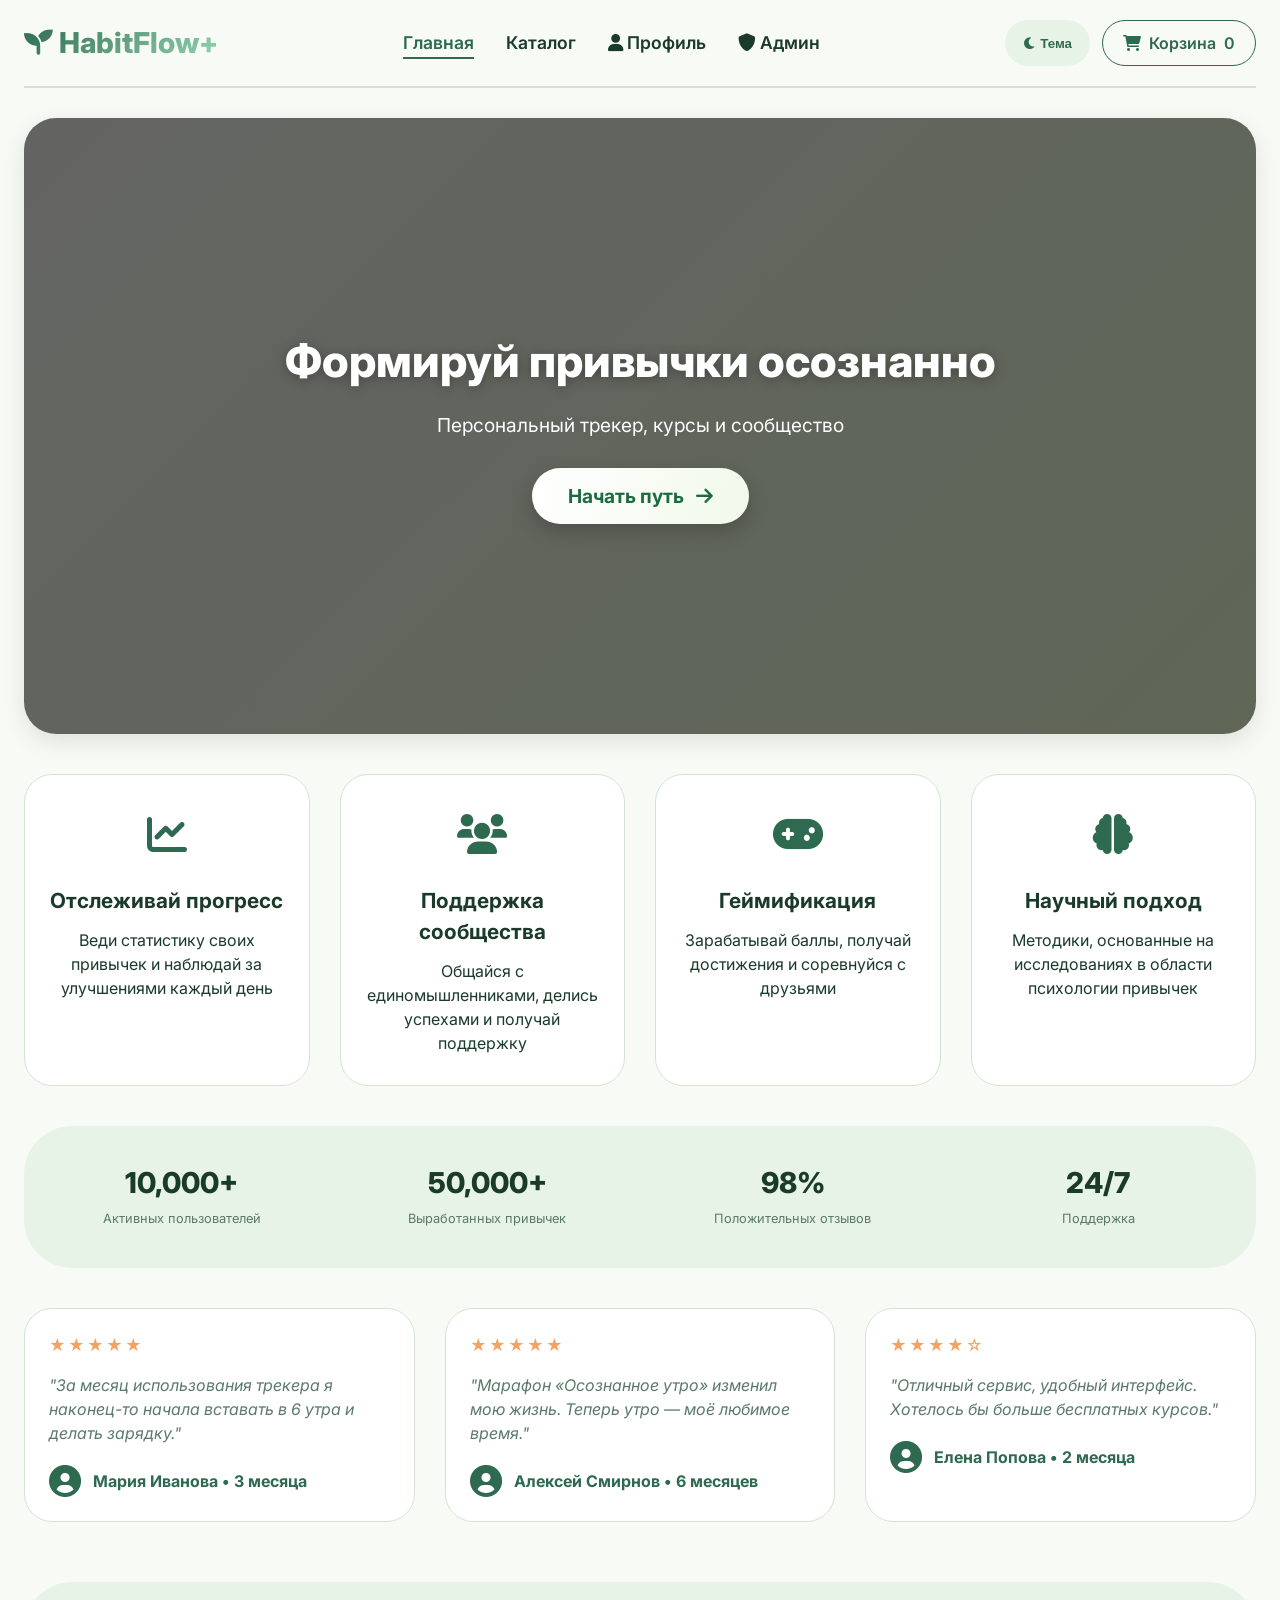
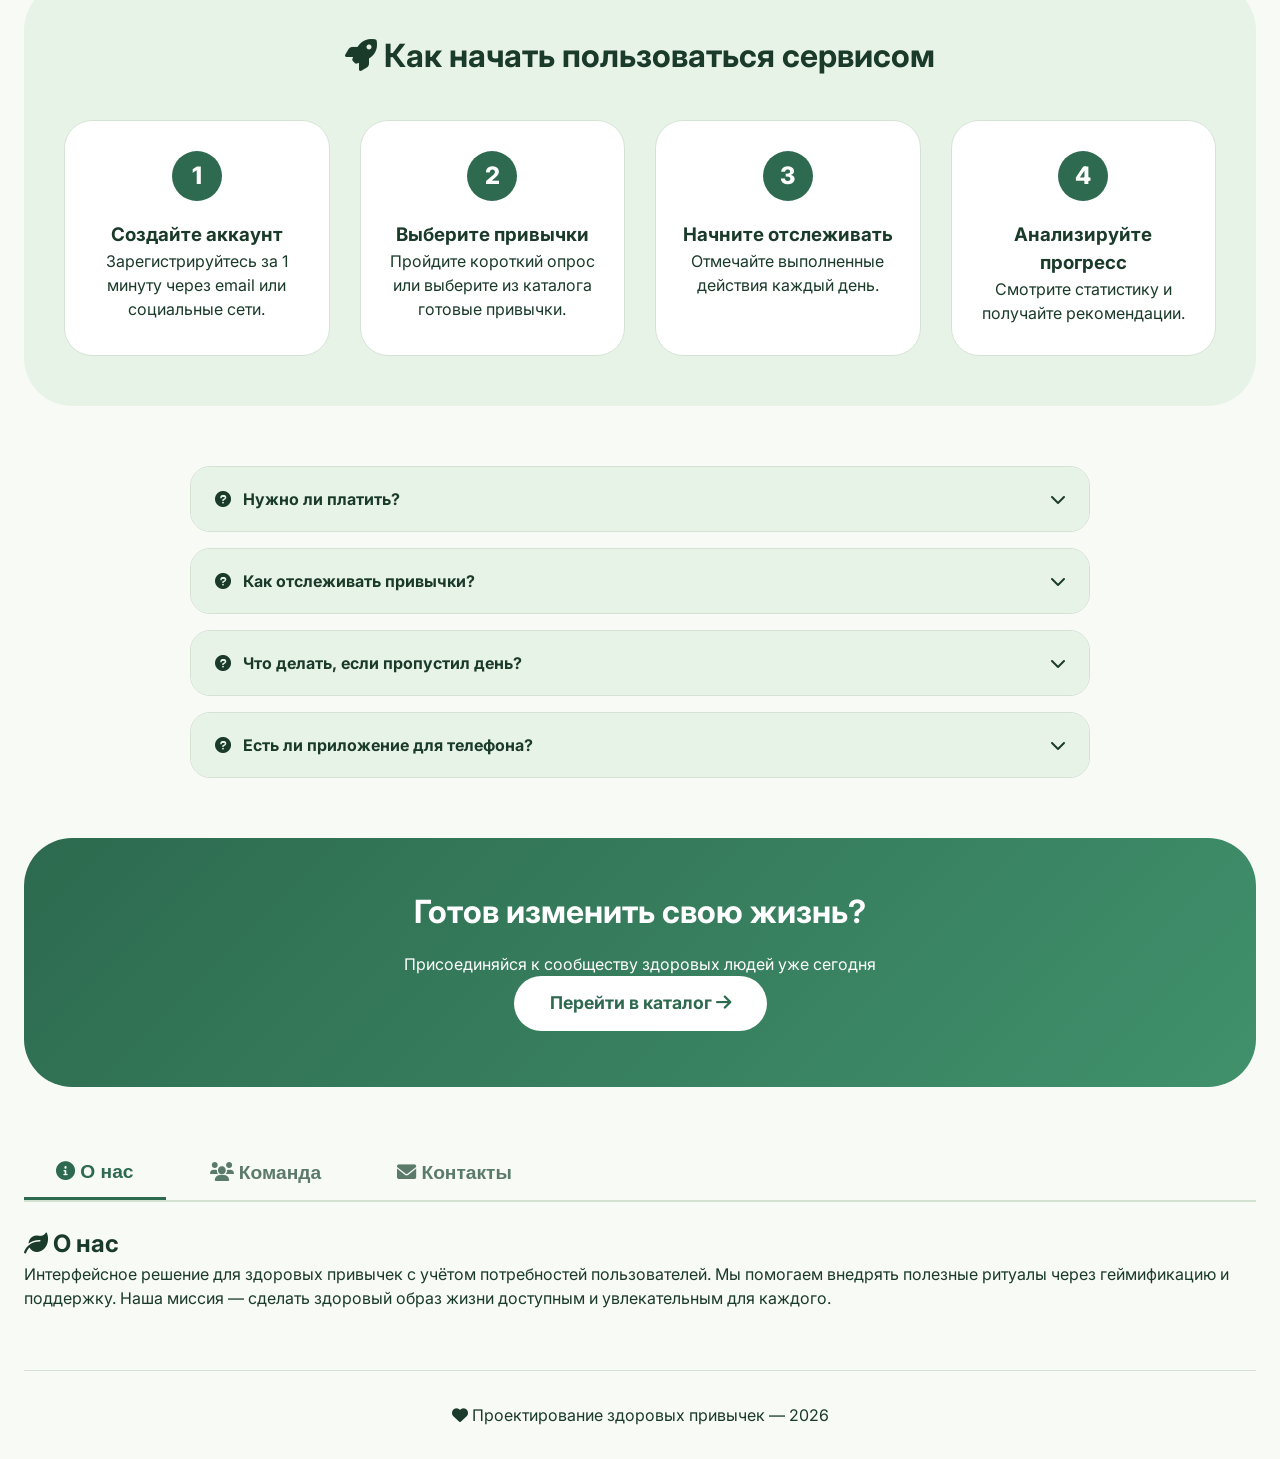
<file: курсач 2/index.html>
<!DOCTYPE html>
<html lang="ru">
<head>
    <meta charset="UTF-8">
    <meta name="viewport" content="width=device-width, initial-scale=1.0, user-scalable=yes">
    <title>HabitFlow+ | Главная</title>
    <link rel="stylesheet" href="https://cdnjs.cloudflare.com/ajax/libs/font-awesome/6.0.0-beta3/css/all.min.css">
    <link href="https://fonts.googleapis.com/css2?family=Inter:opsz,wght@14..32,300;400;500;600;700;800&display=swap" rel="stylesheet">
    <link rel="stylesheet" href="css/style.css">
</head>
<body>
<div class="container">
    <nav class="navbar">
        <div class="logo"><i class="fas fa-seedling"></i> HabitFlow+</div>
        <button class="burger" id="burgerBtn"><i class="fas fa-bars"></i></button>
        <ul class="nav-links" id="navLinks">
            <li><a href="index.html" class="active">Главная</a></li>
            <li><a href="catalog.html">Каталог</a></li>
            <li><a href="profile.html"><i class="fas fa-user"></i> Профиль</a></li>
            <li><a href="admin.html"><i class="fas fa-shield-alt"></i> Админ</a></li>
            <li class="close-burger" id="closeBurger"><i class="fas fa-times"></i></li>
        </ul>
        <div style="display: flex; gap: 12px;">
            <button id="themeSwitch" class="theme-toggle"><i class="fas fa-moon"></i> Тема</button>
            <a href="cart.html" id="cartIconBtn" class="btn-outline"><i class="fas fa-shopping-cart"></i> Корзина <span id="cartCount">0</span></a>
        </div>
    </nav>
    <main>
        <!-- Видео-герой -->
        <div class="video-hero animate-fade-in">
            <video class="video-bg" autoplay muted loop playsinline>
                <source src="https://interactive-examples.mdn.mozilla.net/media/cc0-videos/flower.mp4" type="video/mp4">
            </video>
            <div class="video-overlay">
                <div class="hero-content">
                    <h1>Формируй привычки осознанно</h1>
                    <p>Персональный трекер, курсы и сообщество</p>
                    <a href="catalog.html" class="hero-btn">Начать путь <i class="fas fa-arrow-right"></i></a>
                </div>
            </div>
        </div>
        
        <!-- Преимущества -->
        <div class="features-grid">
            <div class="feature-card animate-on-scroll">
                <div class="feature-icon"><i class="fas fa-chart-line"></i></div>
                <h3>Отслеживай прогресс</h3>
                <p>Веди статистику своих привычек и наблюдай за улучшениями каждый день</p>
            </div>
            <div class="feature-card animate-on-scroll">
                <div class="feature-icon"><i class="fas fa-users"></i></div>
                <h3>Поддержка сообщества</h3>
                <p>Общайся с единомышленниками, делись успехами и получай поддержку</p>
            </div>
            <div class="feature-card animate-on-scroll">
                <div class="feature-icon"><i class="fas fa-gamepad"></i></div>
                <h3>Геймификация</h3>
                <p>Зарабатывай баллы, получай достижения и соревнуйся с друзьями</p>
            </div>
            <div class="feature-card animate-on-scroll">
                <div class="feature-icon"><i class="fas fa-brain"></i></div>
                <h3>Научный подход</h3>
                <p>Методики, основанные на исследованиях в области психологии привычек</p>
            </div>
        </div>
        
        <!-- Статистика -->
        <div class="stats-grid animate-on-scroll">
            <div><div class="stat-number">10,000+</div><div class="stat-label">Активных пользователей</div></div>
            <div><div class="stat-number">50,000+</div><div class="stat-label">Выработанных привычек</div></div>
            <div><div class="stat-number">98%</div><div class="stat-label">Положительных отзывов</div></div>
            <div><div class="stat-number">24/7</div><div class="stat-label">Поддержка</div></div>
        </div>
        
        <!-- Отзывы -->
        <div class="reviews-grid">
            <div class="review-card animate-on-scroll">
                <div class="review-stars">★★★★★</div>
                <p class="review-text">"За месяц использования трекера я наконец-то начала вставать в 6 утра и делать зарядку."</p>
                <div class="review-author"><i class="fas fa-user-circle"></i><div><strong>Мария Иванова</strong><span> • 3 месяца</span></div></div>
            </div>
            <div class="review-card animate-on-scroll">
                <div class="review-stars">★★★★★</div>
                <p class="review-text">"Марафон «Осознанное утро» изменил мою жизнь. Теперь утро — моё любимое время."</p>
                <div class="review-author"><i class="fas fa-user-circle"></i><div><strong>Алексей Смирнов</strong><span> • 6 месяцев</span></div></div>
            </div>
            <div class="review-card animate-on-scroll">
                <div class="review-stars">★★★★☆</div>
                <p class="review-text">"Отличный сервис, удобный интерфейс. Хотелось бы больше бесплатных курсов."</p>
                <div class="review-author"><i class="fas fa-user-circle"></i><div><strong>Елена Попова</strong><span> • 2 месяца</span></div></div>
            </div>
        </div>
        
        <!-- Как начать -->
        <div class="howto-section animate-on-scroll">
            <h2 class="howto-title"><i class="fas fa-rocket"></i> Как начать пользоваться сервисом</h2>
            <div class="howto-steps">
                <div class="step-card"><div class="step-number">1</div><h3>Создайте аккаунт</h3><p>Зарегистрируйтесь за 1 минуту через email или социальные сети.</p></div>
                <div class="step-card"><div class="step-number">2</div><h3>Выберите привычки</h3><p>Пройдите короткий опрос или выберите из каталога готовые привычки.</p></div>
                <div class="step-card"><div class="step-number">3</div><h3>Начните отслеживать</h3><p>Отмечайте выполненные действия каждый день.</p></div>
                <div class="step-card"><div class="step-number">4</div><h3>Анализируйте прогресс</h3><p>Смотрите статистику и получайте рекомендации.</p></div>
            </div>
        </div>
        
        <!-- FAQ -->
        <div class="faq-grid animate-on-scroll">
            <div class="faq-item"><div class="faq-question"><span><i class="fas fa-question-circle"></i> Нужно ли платить?</span><i class="fas fa-chevron-down"></i></div><div class="faq-answer">Базовый функционал полностью бесплатен: вы можете отслеживать до 5 привычек одновременно.</div></div>
            <div class="faq-item"><div class="faq-question"><span><i class="fas fa-question-circle"></i> Как отслеживать привычки?</span><i class="fas fa-chevron-down"></i></div><div class="faq-answer">Вы можете отмечать выполнение привычек в мобильном приложении или веб-версии одним нажатием.</div></div>
            <div class="faq-item"><div class="faq-question"><span><i class="fas fa-question-circle"></i> Что делать, если пропустил день?</span><i class="fas fa-chevron-down"></i></div><div class="faq-answer">Ничего страшного! Главное — не бросать начатое. Вы можете продолжить серию с нового дня.</div></div>
            <div class="faq-item"><div class="faq-question"><span><i class="fas fa-question-circle"></i> Есть ли приложение для телефона?</span><i class="fas fa-chevron-down"></i></div><div class="faq-answer">Да! Мы разработали приложения для iOS и Android. Скачать их можно в App Store и Google Play.</div></div>
        </div>
        
        <!-- CTA Баннер -->
        <div class="cta-banner animate-on-scroll">
            <h2>Готов изменить свою жизнь?</h2>
            <p>Присоединяйся к сообществу здоровых людей уже сегодня</p>
            <a href="catalog.html" class="cta-btn">Перейти в каталог <i class="fas fa-arrow-right"></i></a>
        </div>
        
        <!-- Табы -->
        <div class="tabs">
            <button class="tab-btn active" data-tab="about"><i class="fas fa-info-circle"></i> О нас</button>
            <button class="tab-btn" data-tab="team"><i class="fas fa-users"></i> Команда</button>
            <button class="tab-btn" data-tab="contact"><i class="fas fa-envelope"></i> Контакты</button>
        </div>
        <div id="tab-about" class="tab-content active-tab">
            <h2><i class="fas fa-leaf"></i> О нас</h2>
            <p>Интерфейсное решение для здоровых привычек с учётом потребностей пользователей. Мы помогаем внедрять полезные ритуалы через геймификацию и поддержку. Наша миссия — сделать здоровый образ жизни доступным и увлекательным для каждого.</p>
        </div>
        <div id="tab-team" class="tab-content">
            <div class="team-grid" id="teamGrid"></div>
        </div>
        <div id="tab-contact" class="tab-content">
            <h3><i class="fas fa-address-card"></i> Контакты</h3>
            <p><i class="fas fa-phone-alt"></i> +7 (999) 123-45-67</p>
            <p><i class="fas fa-envelope"></i> hello@habitflow.ru</p>
            <p><i class="fas fa-map-marker-alt"></i> Москва, ул. Здоровья, 5</p>
        </div>
    </main>
    <footer><p><i class="fas fa-heart"></i> Проектирование здоровых привычек — 2026</p></footer>
</div>
<!-- Вместо 4 скриптов, теперь только один -->
<script src="js/main.js"></script>
</body>
</html>
</file>
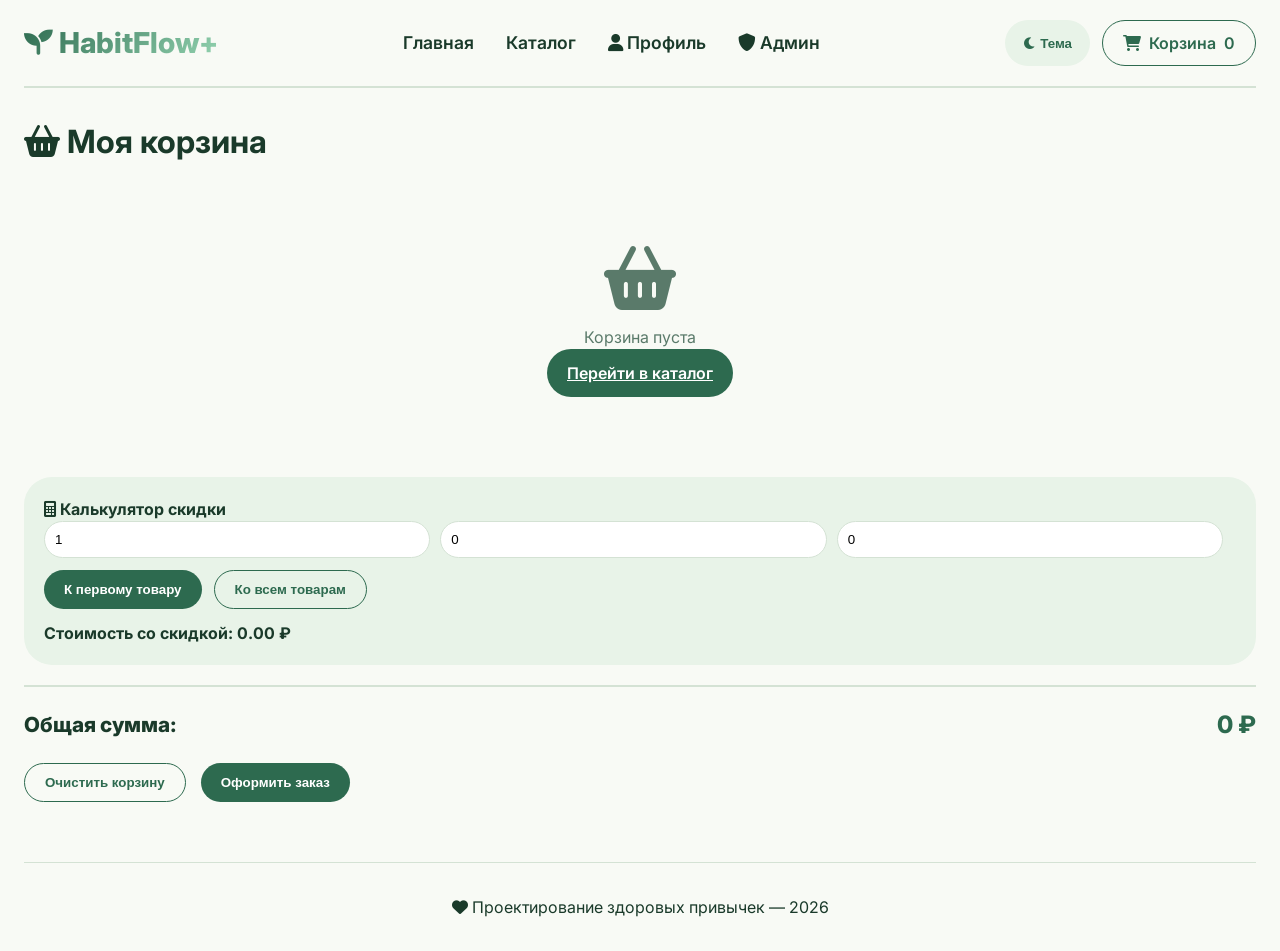
<file: курсач 2/cart.html>
<!DOCTYPE html>
<html lang="ru">
<head>
    <meta charset="UTF-8">
    <meta name="viewport" content="width=device-width, initial-scale=1.0">
    <title>HabitFlow+ | Корзина</title>
    <link rel="stylesheet" href="https://cdnjs.cloudflare.com/ajax/libs/font-awesome/6.0.0-beta3/css/all.min.css">
    <link href="https://fonts.googleapis.com/css2?family=Inter:wght@300;400;500;600;700;800&display=swap" rel="stylesheet">
    <link rel="stylesheet" href="css/style.css">
</head>
<body>
<div class="container">
    <nav class="navbar">
        <div class="logo"><i class="fas fa-seedling"></i> HabitFlow+</div>
        <button class="burger" id="burgerBtn"><i class="fas fa-bars"></i></button>
        <ul class="nav-links" id="navLinks">
            <li><a href="index.html">Главная</a></li>
            <li><a href="catalog.html">Каталог</a></li>
            <li><a href="profile.html"><i class="fas fa-user"></i> Профиль</a></li>
            <li><a href="admin.html"><i class="fas fa-shield-alt"></i> Админ</a></li>
            <li class="close-burger" id="closeBurger"><i class="fas fa-times"></i></li>
        </ul>
        <div style="display: flex; gap: 12px;">
            <button id="themeSwitch" class="theme-toggle"><i class="fas fa-moon"></i> Тема</button>
            <a href="cart.html" class="btn-outline active"><i class="fas fa-shopping-cart"></i> Корзина <span id="cartCount">0</span></a>
        </div>
    </nav>
    <main>
        <div class="cart-page">
            <h1><i class="fas fa-shopping-basket"></i> Моя корзина</h1>
            <div id="cartItemsList" class="cart-items-list"></div>
            <div class="cart-calculator">
                <h4><i class="fas fa-calculator"></i> Калькулятор скидки</h4>
                <div class="calc-inputs">
                    <input type="number" id="calcQty" placeholder="Кол-во" value="1">
                    <input type="number" id="calcPrice" placeholder="Цена" value="0">
                    <input type="number" id="calcDisc" placeholder="Скидка %" value="0">
                </div>
                <div class="calc-buttons">
                    <button id="applyCalcDemo" class="btn-primary">К первому товару</button>
                    <button id="applyToAll" class="btn-outline">Ко всем товарам</button>
                </div>
                <div class="calc-total"><strong>Стоимость со скидкой: <span id="calcDemoResult">0</span> ₽</strong></div>
            </div>
            <div class="cart-footer">
                <div class="cart-total"><span>Общая сумма:</span><span id="cartTotal">0</span></div>
                <div class="cart-actions">
                    <button id="clearCartBtn" class="btn-outline">Очистить корзину</button>
                    <button id="checkoutBtn" class="btn-primary">Оформить заказ</button>
                </div>
            </div>
        </div>
    </main>
    <footer><p><i class="fas fa-heart"></i> Проектирование здоровых привычек — 2026</p></footer>
</div>
<!-- Вместо 4 скриптов, теперь только один -->
<script src="js/main.js"></script>
</body>
</html>
</file>
<file: курсач 2/css/style.css>
* {
    margin: 0;
    padding: 0;
    box-sizing: border-box;
}

:root {
    --bg-body: #f8faf5;
    --card-bg: #ffffff;
    --text-primary: #1a3a2a;
    --text-secondary: #5a7a6a;
    --accent-green: #2d6a4f;
    --accent-light: #e8f3e8;
    --border-color: #d4e2d4;
    --shadow-sm: 0 4px 12px rgba(0, 0, 0, 0.05);
    --shadow-md: 0 8px 24px rgba(0, 0, 0, 0.1);
    --transition: all 0.3s ease;
}

[data-theme="dark"] {
    --bg-body: #1a2a24;
    --card-bg: #2a3a32;
    --text-primary: #eef3ea;
    --text-secondary: #c0dbc9;
    --accent-green: #74c69d;
    --accent-light: #2d463b;
    --border-color: #3f5a4b;
}

body {
    font-family: 'Inter', sans-serif;
    background-color: var(--bg-body);
    color: var(--text-primary);
    transition: var(--transition);
    line-height: 1.5;
}

.container {
    max-width: 1280px;
    margin: 0 auto;
    padding: 0 24px;
}

/* Navbar */
.navbar {
    display: flex;
    justify-content: space-between;
    align-items: center;
    padding: 20px 0;
    border-bottom: 2px solid var(--border-color);
    flex-wrap: wrap;
    gap: 16px;
}

.logo {
    font-size: 1.8rem;
    font-weight: 800;
    background: linear-gradient(135deg, var(--accent-green), #95d5b2);
    -webkit-background-clip: text;
    background-clip: text;
    color: transparent;
}

.burger {
    display: none;
    font-size: 1.8rem;
    background: none;
    border: none;
    color: var(--accent-green);
    cursor: pointer;
}

.nav-links {
    display: flex;
    gap: 32px;
    list-style: none;
    transition: 0.3s;
}

.nav-links a {
    text-decoration: none;
    font-weight: 600;
    color: var(--text-primary);
    transition: 0.2s;
    font-size: 1.1rem;
}

.nav-links a:hover,
.nav-links a.active {
    color: var(--accent-green);
    border-bottom: 2px solid var(--accent-green);
    padding-bottom: 4px;
}

.theme-toggle {
    background: var(--accent-light);
    border: none;
    border-radius: 40px;
    padding: 8px 18px;
    cursor: pointer;
    font-weight: 600;
    color: var(--accent-green);
}

.btn-primary {
    background: var(--accent-green);
    border: none;
    color: white;
    padding: 12px 20px;
    border-radius: 40px;
    cursor: pointer;
    font-weight: 600;
    display: inline-flex;
    align-items: center;
    justify-content: center;
    gap: 8px;
    transition: var(--transition);
}

.btn-primary:hover {
    opacity: 0.9;
    transform: scale(0.98);
}

.btn-outline {
    background: transparent;
    border: 1.5px solid var(--accent-green);
    color: var(--accent-green);
    padding: 10px 20px;
    border-radius: 40px;
    cursor: pointer;
    font-weight: 600;
    transition: var(--transition);
    display: inline-flex;
    align-items: center;
    gap: 8px;
    text-decoration: none;
}

.btn-outline:hover {
    background: var(--accent-green);
    color: white;
}

/* Video Hero */
.video-hero {
    position: relative;
    border-radius: 32px;
    overflow: hidden;
    margin: 30px 0;
    box-shadow: var(--shadow-md);
}

.video-bg {
    width: 100%;
    min-height: 320px;
    object-fit: cover;
    display: block;
}

.video-overlay {
    position: absolute;
    top: 0;
    left: 0;
    width: 100%;
    height: 100%;
    background: linear-gradient(135deg, rgba(0, 0, 0, 0.6), rgba(30, 40, 20, 0.7));
    display: flex;
    align-items: center;
    justify-content: center;
    text-align: center;
    color: white;
    padding: 20px;
}

.hero-content h1 {
    font-size: 2.8rem;
    font-weight: 800;
    margin-bottom: 16px;
    text-shadow: 0 2px 12px rgba(0, 0, 0, 0.3);
}

.hero-content p {
    font-size: 1.2rem;
    margin-bottom: 28px;
}

.hero-btn {
    display: inline-flex;
    align-items: center;
    gap: 12px;
    background: linear-gradient(105deg, #ffffff, #f0f9ea);
    color: #1e6b42;
    border: none;
    padding: 14px 36px;
    font-size: 1.2rem;
    font-weight: 700;
    border-radius: 60px;
    cursor: pointer;
    transition: all 0.3s ease;
    box-shadow: 0 8px 20px rgba(0, 0, 0, 0.2);
    text-decoration: none;
}

.hero-btn:hover {
    transform: scale(1.05);
    gap: 16px;
}

/* Features */
.features-grid {
    display: grid;
    grid-template-columns: repeat(auto-fit, minmax(250px, 1fr));
    gap: 30px;
    margin: 40px 0;
}

.feature-card {
    background: var(--card-bg);
    border-radius: 28px;
    padding: 30px 24px;
    text-align: center;
    transition: var(--transition);
    border: 1px solid var(--border-color);
}

.feature-card:hover {
    transform: translateY(-6px);
    box-shadow: var(--shadow-md);
}

.feature-icon {
    font-size: 2.5rem;
    color: var(--accent-green);
    margin-bottom: 20px;
}

.feature-card h3 {
    font-size: 1.3rem;
    margin-bottom: 12px;
}

/* Stats */
.stats-grid {
    display: grid;
    grid-template-columns: repeat(auto-fit, minmax(200px, 1fr));
    gap: 30px;
    margin: 40px 0;
    background: var(--accent-light);
    border-radius: 48px;
    padding: 40px 20px;
    text-align: center;
}

.stat-number {
    font-size: 2.5rem;
    font-weight: 800;
    color: var(--accent-green);
}

.stat-label {
    font-size: 1rem;
    color: var(--text-secondary);
    margin-top: 8px;
}

/* Reviews */
.reviews-grid {
    display: grid;
    grid-template-columns: repeat(auto-fit, minmax(300px, 1fr));
    gap: 30px;
    margin: 40px 0;
}

.review-card {
    background: var(--card-bg);
    border-radius: 28px;
    padding: 24px;
    border: 1px solid var(--border-color);
}

.review-stars {
    color: #f4a261;
    margin-bottom: 16px;
    letter-spacing: 2px;
}

.review-text {
    font-style: italic;
    margin-bottom: 20px;
    line-height: 1.5;
    color: var(--text-secondary);
}

.review-author {
    display: flex;
    align-items: center;
    gap: 12px;
}

.review-author i {
    font-size: 2rem;
    color: var(--accent-green);
}

/* Howto */
.howto-section {
    background: var(--accent-light);
    border-radius: 48px;
    padding: 50px 40px;
    margin: 60px 0;
}

.howto-title {
    text-align: center;
    font-size: 2rem;
    font-weight: 700;
    margin-bottom: 40px;
}

.howto-steps {
    display: grid;
    grid-template-columns: repeat(auto-fit, minmax(240px, 1fr));
    gap: 30px;
}

.step-card {
    background: var(--card-bg);
    border-radius: 28px;
    padding: 30px 24px;
    text-align: center;
    border: 1px solid var(--border-color);
}

.step-number {
    width: 50px;
    height: 50px;
    background: var(--accent-green);
    color: white;
    border-radius: 50%;
    display: flex;
    align-items: center;
    justify-content: center;
    font-size: 1.5rem;
    font-weight: 800;
    margin: 0 auto 20px;
}

/* FAQ */
.faq-grid {
    max-width: 900px;
    margin: 40px auto 0;
}

.faq-item {
    background: var(--card-bg);
    border-radius: 20px;
    margin-bottom: 16px;
    border: 1px solid var(--border-color);
    overflow: hidden;
}

.faq-question {
    padding: 20px 24px;
    font-weight: 700;
    cursor: pointer;
    display: flex;
    justify-content: space-between;
    align-items: center;
    background: var(--accent-light);
}

.faq-question span {
    display: flex;
    align-items: center;
    gap: 12px;
}

.faq-answer {
    padding: 0 24px;
    max-height: 0;
    overflow: hidden;
    transition: max-height 0.4s ease;
    color: var(--text-secondary);
}

.faq-item.open .faq-answer {
    padding: 20px 24px;
    max-height: 300px;
}

.faq-item.open .faq-question i.fa-chevron-down {
    transform: rotate(180deg);
}

/* CTA Banner */
.cta-banner {
    background: linear-gradient(135deg, var(--accent-green), #40916c);
    border-radius: 48px;
    padding: 50px 40px;
    text-align: center;
    margin: 60px 0;
    color: white;
}

.cta-banner h2 {
    font-size: 2rem;
    margin-bottom: 16px;
}

.cta-btn {
    background: white;
    color: var(--accent-green);
    border: none;
    padding: 14px 36px;
    border-radius: 60px;
    font-weight: 700;
    font-size: 1.1rem;
    cursor: pointer;
    transition: var(--transition);
    display: inline-block;
    text-decoration: none;
}

/* Tabs */
.tabs {
    display: flex;
    gap: 12px;
    border-bottom: 2px solid var(--border-color);
    margin: 30px 0 24px;
    flex-wrap: wrap;
}

.tab-btn {
    padding: 14px 32px;
    background: none;
    border: none;
    font-weight: 700;
    cursor: pointer;
    color: var(--text-secondary);
    transition: 0.2s;
    font-size: 1.2rem;
}

.tab-btn.active {
    color: var(--accent-green);
    border-bottom: 3px solid var(--accent-green);
}

.tab-content {
    display: none;
}

.tab-content.active-tab {
    display: block;
    animation: fade 0.3s;
}

/* Team */
.team-grid {
    display: grid;
    grid-template-columns: repeat(auto-fit, minmax(280px, 1fr));
    gap: 35px;
    margin: 40px 0;
}

.team-card {
    background: var(--card-bg);
    border-radius: 36px;
    padding: 28px 20px 24px;
    text-align: center;
    border: 1px solid var(--border-color);
    transition: var(--transition);
}

.team-card:hover {
    transform: translateY(-8px);
    box-shadow: var(--shadow-md);
}

.team-photo {
    width: 130px;
    height: 130px;
    margin: 0 auto 18px;
    border-radius: 50%;
    overflow: hidden;
}

.team-photo img {
    width: 100%;
    height: 100%;
    object-fit: cover;
}

.team-name {
    font-size: 1.5rem;
    font-weight: 700;
    margin-bottom: 6px;
}

.team-role {
    font-size: 0.85rem;
    font-weight: 600;
    text-transform: uppercase;
    letter-spacing: 1px;
    color: var(--accent-green);
    margin-bottom: 12px;
}

.team-quote {
    font-style: italic;
    font-size: 0.8rem;
    background: var(--accent-light);
    border-radius: 40px;
    padding: 8px 12px;
    margin-top: 16px;
}

/* Catalog */
.toolbar {
    display: flex;
    flex-wrap: wrap;
    gap: 16px;
    margin: 30px 0 24px;
    background: var(--accent-light);
    padding: 20px 24px;
    border-radius: 48px;
    align-items: center;
    justify-content: space-between;
}

.search-wrapper {
    flex: 2;
    min-width: 200px;
    position: relative;
}

.search-wrapper i {
    position: absolute;
    left: 16px;
    top: 50%;
    transform: translateY(-50%);
    color: var(--text-secondary);
}

.search-wrapper input {
    width: 100%;
    padding: 12px 16px 12px 42px;
    border-radius: 40px;
    border: 1px solid var(--border-color);
    background: var(--card-bg);
    color: var(--text-primary);
    font-size: 1rem;
}

.filter-group {
    display: flex;
    gap: 12px;
    flex-wrap: wrap;
}

.filter-group select {
    padding: 10px 16px;
    border-radius: 40px;
    border: 1px solid var(--border-color);
    background: var(--card-bg);
    cursor: pointer;
}

.reset-filters {
    background: none;
    border: 1px solid var(--accent-green);
    color: var(--accent-green);
    padding: 10px 18px;
    border-radius: 40px;
    cursor: pointer;
}

.catalog-grid {
    display: grid;
    grid-template-columns: repeat(auto-fill, minmax(310px, 1fr));
    gap: 30px;
    margin: 30px 0;
}

.product-card {
    background: var(--card-bg);
    border-radius: 32px;
    overflow: hidden;
    transition: var(--transition);
    border: 1px solid var(--border-color);
    cursor: pointer;
    display: flex;
    flex-direction: column;
}

.product-card:hover {
    transform: translateY(-8px);
    box-shadow: var(--shadow-md);
}

.product-image {
    width: 100%;
    height: 240px;
    overflow: hidden;
}

.product-image img {
    width: 100%;
    height: 100%;
    object-fit: cover;
    transition: transform 0.5s ease;
}

.product-card:hover .product-image img {
    transform: scale(1.08);
}

.product-badge {
    position: absolute;
    top: 12px;
    left: 12px;
    background: var(--accent-green);
    color: white;
    padding: 5px 14px;
    border-radius: 40px;
    font-size: 0.75rem;
    font-weight: 700;
    z-index: 10;
}

.product-info {
    padding: 20px;
    flex: 1;
}

.product-category {
    font-size: 0.7rem;
    color: var(--accent-green);
    text-transform: uppercase;
    letter-spacing: 1px;
    margin-bottom: 8px;
}

.product-name {
    font-size: 1.25rem;
    font-weight: 700;
    margin-bottom: 8px;
}

.rating {
    color: #f4a261;
    font-size: 0.85rem;
    margin: 8px 0;
}

.product-price {
    font-weight: 800;
    font-size: 1.3rem;
    margin: 12px 0;
    color: var(--accent-green);
}

/* Product Detail */
.product-detail-page {
    margin: 20px 0 40px;
}

.back-button-wrapper {
    margin-bottom: 32px;
}

.specs-container {
    background: var(--accent-light);
    border-radius: 28px;
    padding: 24px;
    margin: 24px 0;
}

.specs-grid {
    display: grid;
    grid-template-columns: repeat(2, 1fr);
    gap: 16px 24px;
}

.spec-item {
    display: flex;
    justify-content: space-between;
    padding: 10px 0;
    border-bottom: 1px dashed var(--border-color);
}

/* Cart */
.cart-page {
    margin: 30px 0;
}

.cart-items-list {
    margin: 20px 0;
}

.cart-item {
    display: flex;
    justify-content: space-between;
    align-items: center;
    padding: 15px 0;
    border-bottom: 1px solid var(--border-color);
    flex-wrap: wrap;
    gap: 10px;
}

.cart-item-info {
    flex: 2;
    min-width: 150px;
}

.cart-item-name {
    font-weight: 700;
}

.cart-item-quantity {
    display: flex;
    align-items: center;
    gap: 12px;
    background: var(--accent-light);
    padding: 6px 12px;
    border-radius: 40px;
}

.cart-item-quantity button {
    background: none;
    border: none;
    width: 28px;
    height: 28px;
    border-radius: 50%;
    cursor: pointer;
    font-size: 1rem;
}

.cart-item-total {
    font-weight: 800;
    font-size: 1.1rem;
    color: var(--accent-green);
    min-width: 80px;
    text-align: right;
}

.cart-item-remove {
    background: none;
    border: none;
    color: #e76f51;
    cursor: pointer;
    font-size: 1.1rem;
}

.cart-calculator {
    background: var(--accent-light);
    border-radius: 28px;
    padding: 20px;
    margin: 20px 0;
}

.calc-inputs {
    display: flex;
    gap: 10px;
    flex-wrap: wrap;
    margin-bottom: 12px;
}

.calc-inputs input {
    padding: 10px;
    border-radius: 30px;
    border: 1px solid var(--border-color);
    background: var(--card-bg);
    width: calc(33% - 7px);
}

.calc-buttons {
    display: flex;
    gap: 12px;
    margin-bottom: 12px;
}

.cart-footer {
    padding-top: 20px;
    border-top: 2px solid var(--border-color);
}

.cart-total {
    display: flex;
    justify-content: space-between;
    align-items: center;
    font-size: 1.3rem;
    font-weight: 800;
    margin-bottom: 20px;
}

.cart-total span:last-child {
    color: var(--accent-green);
    font-size: 1.5rem;
}

.cart-actions {
    display: flex;
    gap: 15px;
}

.empty-cart {
    text-align: center;
    padding: 60px;
    color: var(--text-secondary);
}

.empty-cart i {
    font-size: 4rem;
    margin-bottom: 15px;
}

/* ===== СОВРЕМЕННЫЙ ПРОФИЛЬ ===== */

/* Hero секция */
.profile-hero {
    background: linear-gradient(135deg, #1a3a2a, #2d6a4f);
    border-radius: 32px;
    margin-bottom: 24px;
    overflow: hidden;
    position: relative;
}

.profile-hero::before {
    content: '';
    position: absolute;
    top: -50%;
    right: -50%;
    width: 200%;
    height: 200%;
    background: radial-gradient(circle, rgba(255,255,255,0.1) 0%, transparent 70%);
    pointer-events: none;
}

.profile-hero-content {
    display: flex;
    justify-content: space-between;
    align-items: center;
    padding: 32px 40px;
    flex-wrap: wrap;
    gap: 30px;
    position: relative;
    z-index: 1;
}

.profile-hero-text {
    flex: 1;
}

.hero-badge {
    display: inline-flex;
    align-items: center;
    gap: 6px;
    background: rgba(255,255,255,0.2);
    backdrop-filter: blur(10px);
    padding: 6px 14px;
    border-radius: 40px;
    font-size: 0.75rem;
    font-weight: 600;
    color: #f4a261;
    margin-bottom: 16px;
}

.profile-hero-text h1 {
    font-size: 2.2rem;
    font-weight: 800;
    color: white;
    margin-bottom: 8px;
}

.profile-hero-text p {
    color: rgba(255,255,255,0.85);
    margin-bottom: 24px;
}

.hero-stats {
    display: flex;
    gap: 32px;
    flex-wrap: wrap;
}

.hero-stat {
    text-align: left;
}

.hero-stat-value {
    font-size: 1.8rem;
    font-weight: 800;
    color: white;
    display: block;
}

.hero-stat-label {
    font-size: 0.8rem;
    color: rgba(255,255,255,0.7);
}

.profile-hero-avatar {
    text-align: center;
}

.avatar-frame {
    position: relative;
    width: 110px;
    height: 110px;
}

.avatar-frame img {
    width: 100%;
    height: 100%;
    border-radius: 50%;
    object-fit: cover;
    border: 3px solid white;
    box-shadow: 0 8px 20px rgba(0,0,0,0.2);
}

.avatar-edit-btn {
    position: absolute;
    bottom: 0;
    right: 0;
    width: 32px;
    height: 32px;
    background: white;
    border: none;
    border-radius: 50%;
    color: #2d6a4f;
    cursor: pointer;
    transition: all 0.2s;
    box-shadow: 0 2px 8px rgba(0,0,0,0.15);
}

.avatar-edit-btn:hover {
    transform: scale(1.1);
}

.level-badge {
    margin-top: 12px;
    background: rgba(255,255,255,0.2);
    backdrop-filter: blur(10px);
    padding: 6px 16px;
    border-radius: 40px;
    font-size: 0.8rem;
    font-weight: 600;
    color: white;
}

/* Карточка пользователя */
.user-info-card {
    background: var(--card-bg);
    border-radius: 28px;
    padding: 24px 32px;
    margin-bottom: 24px;
    border: 1px solid var(--border-color);
}

.user-info-row {
    display: flex;
    flex-wrap: wrap;
    gap: 32px;
    margin-bottom: 20px;
}

.user-info-item {
    display: flex;
    align-items: center;
    gap: 12px;
}

.user-info-item i {
    width: 36px;
    height: 36px;
    background: var(--accent-light);
    border-radius: 50%;
    display: flex;
    align-items: center;
    justify-content: center;
    color: var(--accent-green);
    font-size: 1rem;
}

.info-label {
    display: block;
    font-size: 0.7rem;
    color: var(--text-secondary);
}

.info-value {
    font-weight: 600;
    color: var(--text-primary);
}

.user-badges {
    display: flex;
    flex-wrap: wrap;
    gap: 10px;
    margin-bottom: 20px;
}

.user-badge {
    padding: 6px 14px;
    background: var(--accent-light);
    border-radius: 40px;
    font-size: 0.75rem;
    font-weight: 500;
    color: var(--accent-green);
    display: inline-flex;
    align-items: center;
    gap: 6px;
}

.user-actions {
    display: flex;
    gap: 12px;
    flex-wrap: wrap;
}

/* XP карточка */
.xp-card {
    background: var(--card-bg);
    border-radius: 24px;
    padding: 20px 24px;
    margin-bottom: 24px;
    border: 1px solid var(--border-color);
}

.xp-header {
    display: flex;
    justify-content: space-between;
    align-items: center;
    margin-bottom: 12px;
    flex-wrap: wrap;
    gap: 10px;
}

.xp-title {
    display: flex;
    align-items: center;
    gap: 8px;
    font-weight: 600;
}

.xp-points {
    font-size: 0.85rem;
    color: var(--accent-green);
    font-weight: 600;
}

.xp-bar-container {
    height: 12px;
    background: var(--accent-light);
    border-radius: 12px;
    overflow: hidden;
    margin-bottom: 16px;
}

.xp-bar-fill {
    height: 100%;
    background: linear-gradient(90deg, #f4a261, #e76f51);
    border-radius: 12px;
    transition: width 0.5s ease;
}

.xp-rewards {
    display: flex;
    justify-content: space-between;
    flex-wrap: wrap;
    gap: 16px;
}

.xp-reward-item {
    display: flex;
    align-items: center;
    gap: 8px;
    font-size: 0.75rem;
    color: var(--text-secondary);
}

/* Статистика */
.stats-grid-modern {
    display: grid;
    grid-template-columns: repeat(auto-fit, minmax(240px, 1fr));
    gap: 20px;
    margin-bottom: 28px;
}

.stat-card-modern {
    background: var(--card-bg);
    border-radius: 24px;
    padding: 20px;
    display: flex;
    align-items: center;
    gap: 16px;
    border: 1px solid var(--border-color);
    transition: all 0.3s ease;
}

.stat-card-modern:hover {
    transform: translateY(-4px);
    box-shadow: var(--shadow-md);
}

.stat-icon {
    width: 55px;
    height: 55px;
    border-radius: 18px;
    display: flex;
    align-items: center;
    justify-content: center;
    font-size: 1.6rem;
}

.stat-icon.blue { background: rgba(45, 106, 79, 0.1); color: #2d6a4f; }
.stat-icon.orange { background: rgba(244, 162, 97, 0.1); color: #f4a261; }
.stat-icon.green { background: rgba(45, 106, 79, 0.1); color: #2d6a4f; }
.stat-icon.purple { background: rgba(155, 89, 182, 0.1); color: #9b59b6; }

.stat-number {
    font-size: 1.8rem;
    font-weight: 800;
    color: var(--text-primary);
    line-height: 1.2;
}

.stat-label {
    font-size: 0.8rem;
    color: var(--text-secondary);
}

.stat-change {
    font-size: 0.7rem;
    margin-top: 6px;
}

.stat-change.positive { color: #2d6a4f; }
.stat-change.neutral { color: var(--text-secondary); }

/* Секции */
.section-card {
    background: var(--card-bg);
    border-radius: 28px;
    padding: 28px;
    margin-bottom: 28px;
    border: 1px solid var(--border-color);
}

.section-card-header {
    display: flex;
    justify-content: space-between;
    align-items: center;
    margin-bottom: 24px;
    flex-wrap: wrap;
    gap: 16px;
}

.section-title {
    display: flex;
    align-items: center;
    gap: 10px;
}

.section-title i {
    font-size: 1.4rem;
    color: var(--accent-green);
}

.section-title h2 {
    font-size: 1.3rem;
    font-weight: 700;
}

.view-all-link {
    background: none;
    border: none;
    color: var(--accent-green);
    cursor: pointer;
    font-weight: 500;
    display: flex;
    align-items: center;
    gap: 6px;
    transition: all 0.2s;
}

.view-all-link:hover {
    gap: 10px;
}

/* Календарь */
.activity-calendar-modern {
    background: var(--accent-light);
    border-radius: 20px;
    padding: 20px;
    margin-bottom: 28px;
}

.calendar-title {
    display: flex;
    align-items: center;
    gap: 8px;
    margin-bottom: 16px;
    font-weight: 600;
}

.calendar-header {
    display: grid;
    grid-template-columns: repeat(7, 1fr);
    text-align: center;
    font-size: 0.7rem;
    color: var(--text-secondary);
    margin-bottom: 12px;
}

.calendar-grid {
    display: grid;
    grid-template-columns: repeat(7, 1fr);
    gap: 6px;
}

.calendar-day {
    aspect-ratio: 1;
    display: flex;
    align-items: center;
    justify-content: center;
    font-size: 0.75rem;
    background: var(--card-bg);
    border-radius: 10px;
    color: var(--text-primary);
    transition: all 0.2s;
}

.calendar-day.active {
    background: var(--accent-green);
    color: white;
    box-shadow: 0 2px 8px rgba(45, 106, 79, 0.3);
}

/* Привычки */
.habits-list-modern {
    display: flex;
    flex-direction: column;
    gap: 16px;
}

.habit-item {
    display: flex;
    align-items: center;
    gap: 16px;
    padding: 16px;
    background: var(--accent-light);
    border-radius: 20px;
    transition: all 0.3s ease;
    opacity: 0;
    animation: slideIn 0.3s ease forwards;
}

@keyframes slideIn {
    from {
        opacity: 0;
        transform: translateX(-20px);
    }
    to {
        opacity: 1;
        transform: translateX(0);
    }
}

.habit-item:hover {
    transform: translateX(6px);
}

.habit-icon {
    width: 55px;
    height: 55px;
    border-radius: 18px;
    display: flex;
    align-items: center;
    justify-content: center;
    font-size: 1.4rem;
    color: white;
}

.habit-info {
    flex: 1;
}

.habit-name {
    font-weight: 700;
    font-size: 1rem;
    margin-bottom: 6px;
}

.habit-stats {
    display: flex;
    gap: 16px;
    font-size: 0.7rem;
    color: var(--text-secondary);
    margin-bottom: 8px;
}

.habit-progress {
    width: 100%;
}

.progress-bar {
    height: 6px;
    background: var(--border-color);
    border-radius: 6px;
    overflow: hidden;
}

.progress-fill {
    height: 100%;
    background: linear-gradient(90deg, var(--accent-green), #74c69d);
    border-radius: 6px;
    transition: width 0.5s ease;
}

.habit-check-btn {
    width: 44px;
    height: 44px;
    border-radius: 50%;
    border: 2px solid var(--accent-green);
    background: transparent;
    color: var(--accent-green);
    cursor: pointer;
    transition: all 0.2s;
}

.habit-check-btn:hover {
    background: var(--accent-green);
    color: white;
}

.habit-check-btn.checked {
    background: var(--accent-green);
    color: white;
    transform: scale(1.1);
}

/* Достижения */
.achievements-grid-modern {
    display: grid;
    grid-template-columns: repeat(auto-fit, minmax(220px, 1fr));
    gap: 16px;
}

.achievement-item {
    display: flex;
    align-items: center;
    gap: 14px;
    padding: 16px;
    background: var(--accent-light);
    border-radius: 20px;
    transition: all 0.2s;
}

.achievement-item.achieved {
    background: linear-gradient(135deg, var(--accent-light), rgba(45, 106, 79, 0.1));
    border: 1px solid rgba(45, 106, 79, 0.3);
}

.achievement-item.locked {
    opacity: 0.6;
}

.achievement-icon {
    width: 50px;
    height: 50px;
    background: var(--card-bg);
    border-radius: 16px;
    display: flex;
    align-items: center;
    justify-content: center;
    font-size: 1.5rem;
    color: var(--accent-green);
}

.achievement-info {
    flex: 1;
}

.achievement-name {
    font-weight: 700;
    font-size: 0.9rem;
}

.achievement-desc {
    font-size: 0.7rem;
    color: var(--text-secondary);
    margin-bottom: 8px;
}

.achievement-progress {
    font-size: 0.7rem;
}

.achievement-progress span {
    display: block;
    margin-bottom: 4px;
}

.progress-line {
    height: 4px;
    background: var(--border-color);
    border-radius: 4px;
    overflow: hidden;
}

.progress-line div {
    height: 100%;
    background: var(--accent-green);
    border-radius: 4px;
}

/* Заказы */
.orders-list-modern {
    display: flex;
    flex-direction: column;
    gap: 16px;
}

.order-item {
    background: var(--accent-light);
    border-radius: 20px;
    padding: 18px;
    transition: all 0.2s;
}

.order-item:hover {
    transform: translateX(4px);
}

.order-header {
    display: flex;
    justify-content: space-between;
    align-items: center;
    margin-bottom: 12px;
    flex-wrap: wrap;
    gap: 10px;
}

.order-id {
    font-weight: 700;
    color: var(--accent-green);
    display: flex;
    align-items: center;
    gap: 6px;
}

.order-date {
    font-size: 0.8rem;
    color: var(--text-secondary);
}

.order-status {
    padding: 4px 12px;
    border-radius: 40px;
    font-size: 0.7rem;
    font-weight: 600;
}

.order-status.delivered {
    background: rgba(45, 106, 79, 0.15);
    color: #2d6a4f;
}

.order-status.shipping {
    background: rgba(244, 162, 97, 0.15);
    color: #f4a261;
}

.order-products {
    display: flex;
    flex-wrap: wrap;
    gap: 8px;
    margin-bottom: 14px;
}

.product-tag {
    background: var(--card-bg);
    padding: 4px 12px;
    border-radius: 20px;
    font-size: 0.75rem;
    color: var(--text-secondary);
}

.order-footer {
    display: flex;
    justify-content: space-between;
    align-items: center;
    flex-wrap: wrap;
    gap: 12px;
}

.order-price {
    font-weight: 800;
    font-size: 1.1rem;
    color: var(--accent-green);
}

.order-repeat-btn {
    background: none;
    border: 1px solid var(--accent-green);
    padding: 6px 16px;
    border-radius: 30px;
    font-size: 0.75rem;
    cursor: pointer;
    transition: all 0.2s;
    display: flex;
    align-items: center;
    gap: 6px;
}

.order-repeat-btn:hover {
    background: var(--accent-green);
    color: white;
}

/* Настройки */
.settings-list {
    display: flex;
    flex-direction: column;
    gap: 8px;
}

.setting-item {
    display: flex;
    justify-content: space-between;
    align-items: center;
    padding: 14px 0;
    border-bottom: 1px solid var(--border-color);
}

.setting-left {
    display: flex;
    align-items: center;
    gap: 12px;
}

.setting-left i {
    width: 28px;
    color: var(--accent-green);
}

.toggle-switch {
    position: relative;
    display: inline-block;
    width: 50px;
    height: 26px;
}

.toggle-switch input {
    opacity: 0;
    width: 0;
    height: 0;
}

.toggle-slider {
    position: absolute;
    cursor: pointer;
    top: 0;
    left: 0;
    right: 0;
    bottom: 0;
    background-color: var(--border-color);
    transition: 0.3s;
    border-radius: 26px;
}

.toggle-slider:before {
    position: absolute;
    content: "";
    height: 20px;
    width: 20px;
    left: 3px;
    bottom: 3px;
    background-color: white;
    transition: 0.3s;
    border-radius: 50%;
}

input:checked + .toggle-slider {
    background-color: var(--accent-green);
}

input:checked + .toggle-slider:before {
    transform: translateX(24px);
}

.language-select {
    padding: 8px 16px;
    border-radius: 30px;
    border: 1px solid var(--border-color);
    background: var(--card-bg);
    color: var(--text-primary);
    cursor: pointer;
}

/* Адаптив */
@media (max-width: 768px) {
    .profile-hero-content {
        flex-direction: column;
        text-align: center;
        padding: 24px;
    }
    .hero-stats {
        justify-content: center;
    }
    .hero-stat {
        text-align: center;
    }
    .user-info-row {
        flex-direction: column;
        gap: 16px;
    }
    .stats-grid-modern {
        grid-template-columns: 1fr;
    }
    .achievements-grid-modern {
        grid-template-columns: 1fr;
    }
    .section-card {
        padding: 20px;
    }
}

/* Кнопка добавления привычки */
.add-habit-btn-custom {
    background: linear-gradient(135deg, var(--accent-green), #40916c);
    border: none;
    color: white;
    padding: 10px 22px;
    border-radius: 40px;
    cursor: pointer;
    font-weight: 600;
    transition: all 0.3s ease;
    display: flex;
    align-items: center;
    gap: 8px;
    font-size: 0.9rem;
}

.add-habit-btn-custom:hover {
    transform: scale(1.02);
    box-shadow: 0 6px 16px rgba(45, 106, 79, 0.3);
}

.add-habit-btn-custom i {
    font-size: 1.1rem;
}

/* Админ-панель - обновлённые стили */
.admin-panel {
    padding: 20px 0;
}

.admin-header {
    display: flex;
    justify-content: space-between;
    align-items: center;
    margin-bottom: 28px;
    flex-wrap: wrap;
    gap: 16px;
}

.admin-header h1 {
    font-size: 1.8rem;
    font-weight: 700;
    display: flex;
    align-items: center;
    gap: 12px;
}

.admin-header h1 i {
    color: var(--accent-green);
}

.admin-stats {
    display: grid;
    grid-template-columns: repeat(auto-fit, minmax(220px, 1fr));
    gap: 20px;
    margin-bottom: 32px;
}

.admin-stat {
    background: var(--card-bg);
    border-radius: 24px;
    padding: 20px;
    display: flex;
    align-items: center;
    gap: 16px;
    border: 1px solid var(--border-color);
    transition: all 0.3s ease;
}

.admin-stat:hover {
    transform: translateY(-3px);
    box-shadow: var(--shadow-md);
}

.admin-stat-icon {
    width: 54px;
    height: 54px;
    background: var(--accent-light);
    border-radius: 18px;
    display: flex;
    align-items: center;
    justify-content: center;
    font-size: 1.6rem;
    color: var(--accent-green);
}

.admin-stat-info {
    flex: 1;
}

.admin-stat-label {
    display: block;
    font-size: 0.75rem;
    color: var(--text-secondary);
    margin-bottom: 4px;
}

.admin-stat-value {
    font-size: 1.5rem;
    font-weight: 800;
    color: var(--text-primary);
}

.admin-table-wrapper {
    overflow-x: auto;
    margin-bottom: 24px;
}

.admin-table {
    width: 100%;
    border-collapse: collapse;
    background: var(--card-bg);
    border-radius: 20px;
    overflow: hidden;
}

.admin-table th,
.admin-table td {
    padding: 14px 16px;
    text-align: left;
    border-bottom: 1px solid var(--border-color);
}

.admin-table th {
    background: var(--accent-light);
    font-weight: 600;
    font-size: 0.85rem;
    color: var(--text-primary);
}

.admin-table td {
    font-size: 0.85rem;
}

.admin-edit, .admin-delete {
    padding: 8px 12px;
    border: none;
    border-radius: 10px;
    cursor: pointer;
    margin: 0 4px;
    transition: all 0.2s;
}

.admin-edit {
    background: #f4a261;
    color: white;
}

.admin-edit:hover {
    background: #e76f51;
    transform: scale(1.02);
}

.admin-delete {
    background: #e74c3c;
    color: white;
}

.admin-delete:hover {
    background: #c0392b;
    transform: scale(1.02);
}

.admin-pagination {
    display: flex;
    justify-content: center;
    gap: 8px;
    margin-top: 24px;
}

.page-btn {
    padding: 8px 14px;
    border: 1px solid var(--border-color);
    background: var(--card-bg);
    border-radius: 10px;
    cursor: pointer;
    transition: all 0.2s;
}

.page-btn:hover {
    border-color: var(--accent-green);
    color: var(--accent-green);
}

.page-btn.active {
    background: var(--accent-green);
    color: white;
    border-color: var(--accent-green);
}

/* Модальное окно админки */
.admin-modal {
    position: fixed;
    top: 0;
    left: 0;
    width: 100%;
    height: 100%;
    background: rgba(0,0,0,0.5);
    backdrop-filter: blur(4px);
    display: none;
    align-items: center;
    justify-content: center;
    z-index: 2000;
}

.admin-modal-content {
    background: var(--card-bg);
    border-radius: 32px;
    width: 90%;
    max-width: 550px;
    max-height: 90vh;
    overflow-y: auto;
    animation: fadeInUp 0.3s ease;
}

@keyframes fadeInUp {
    from {
        opacity: 0;
        transform: translateY(30px);
    }
    to {
        opacity: 1;
        transform: translateY(0);
    }
}

.admin-modal-header {
    display: flex;
    justify-content: space-between;
    align-items: center;
    padding: 22px 28px;
    border-bottom: 1px solid var(--border-color);
}

.admin-modal-header h3 {
    font-size: 1.3rem;
    font-weight: 700;
    display: flex;
    align-items: center;
    gap: 10px;
}

.admin-modal-header h3 i {
    color: var(--accent-green);
}

.close-admin-modal {
    background: none;
    border: none;
    font-size: 28px;
    cursor: pointer;
    color: var(--text-secondary);
    transition: all 0.2s;
}

.close-admin-modal:hover {
    color: var(--accent-green);
    transform: scale(1.1);
}

.admin-modal-body {
    padding: 28px;
}

.form-group {
    margin-bottom: 20px;
}

.form-group label {
    display: block;
    margin-bottom: 8px;
    font-weight: 500;
    font-size: 0.85rem;
    display: flex;
    align-items: center;
    gap: 8px;
}

.form-group label i {
    color: var(--accent-green);
    width: 20px;
}

.admin-input {
    width: 100%;
    padding: 12px 16px;
    border: 1px solid var(--border-color);
    border-radius: 14px;
    background: var(--bg-body);
    color: var(--text-primary);
    font-size: 0.9rem;
    transition: all 0.2s;
}

.admin-input:focus {
    outline: none;
    border-color: var(--accent-green);
    box-shadow: 0 0 0 3px rgba(45, 106, 79, 0.1);
}

.admin-modal-footer {
    display: flex;
    gap: 14px;
    padding: 22px 28px;
    border-top: 1px solid var(--border-color);
}

.admin-modal-footer button {
    flex: 1;
    display: flex;
    align-items: center;
    justify-content: center;
    gap: 8px;
}

footer {
    margin-top: 60px;
    text-align: center;
    padding: 32px;
    border-top: 1px solid var(--border-color);
}

@media (max-width: 768px) {
    .burger {
        display: block;
    }
    .nav-links {
        position: fixed;
        top: 0;
        left: -100%;
        width: 70%;
        height: 100vh;
        background: var(--card-bg);
        flex-direction: column;
        justify-content: center;
        align-items: center;
        gap: 28px;
        z-index: 1000;
        transition: left 0.3s;
    }
    .nav-links.open {
        left: 0;
    }
    .close-burger {
        position: absolute;
        top: 20px;
        right: 25px;
        font-size: 28px;
        cursor: pointer;
        color: var(--accent-green);
    }
    .hero-content h1 {
        font-size: 1.8rem;
    }
    .howto-steps {
        grid-template-columns: 1fr;
    }
}

@media (min-width: 769px) {
    .close-burger {
        display: none;
    }
}

@keyframes fade {
    from { opacity: 0; }
    to { opacity: 1; }
}
/* ===== ДОПОЛНИТЕЛЬНЫЕ СТИЛИ ДЛЯ ИСПРАВЛЕНИЙ ===== */

/* Исправление позиции бейджа "Бесплатно" */
.product-image {
    position: relative;
    width: 100%;
    height: 240px;
    overflow: hidden;
    background: var(--accent-light);
    flex-shrink: 0;
}

.product-badge {
    position: absolute;
    top: 12px;
    left: 12px;
    background: var(--accent-green);
    color: white;
    padding: 6px 14px;
    border-radius: 40px;
    font-size: 0.75rem;
    font-weight: 700;
    z-index: 10;
    box-shadow: 0 2px 8px rgba(0,0,0,0.15);
    display: inline-flex;
    align-items: center;
    gap: 6px;
}

/* Стили для страницы детального товара */
.detail-grid {
    display: flex;
    flex-wrap: wrap;
    gap: 48px;
    margin-bottom: 48px;
}

.detail-image {
    flex: 1;
    min-width: 280px;
    border-radius: 32px;
    overflow: hidden;
    background: var(--accent-light);
}

.detail-image img {
    width: 100%;
    display: block;
}

.detail-info {
    flex: 1;
    min-width: 280px;
}

.rating-large {
    font-size: 1.1rem;
    color: #f4a261;
    margin: 12px 0;
}

.price-large {
    font-size: 2rem;
    font-weight: 800;
    color: var(--accent-green);
    margin: 20px 0;
}

.description-full {
    line-height: 1.6;
    color: var(--text-secondary);
    margin: 20px 0;
}

.quantity-selector {
    display: flex;
    gap: 20px;
    align-items: center;
    margin: 30px 0;
    flex-wrap: wrap;
}

.qty-control {
    display: flex;
    align-items: center;
    gap: 16px;
    background: var(--accent-light);
    border-radius: 60px;
    padding: 6px 20px;
}

.qty-control button {
    background: none;
    border: none;
    font-size: 1.3rem;
    cursor: pointer;
    width: 36px;
    height: 36px;
    border-radius: 50%;
    transition: var(--transition);
}

.qty-control button:hover {
    background: var(--border-color);
}

.qty-control span {
    font-size: 1.2rem;
    font-weight: 600;
    min-width: 40px;
    text-align: center;
}

.reviews-container {
    background: var(--card-bg);
    border-radius: 28px;
    padding: 28px;
    margin: 30px 0;
    border: 1px solid var(--border-color);
}

.reviews-title {
    font-size: 1.3rem;
    font-weight: 700;
    margin-bottom: 20px;
    display: flex;
    align-items: center;
    gap: 10px;
    padding-bottom: 12px;
    border-bottom: 2px solid var(--accent-green);
}

.review-item {
    padding: 16px 0;
    border-bottom: 1px solid var(--border-color);
}

.review-item:last-child {
    border-bottom: none;
}

.review-header {
    display: flex;
    justify-content: space-between;
    align-items: center;
    margin-bottom: 8px;
    flex-wrap: wrap;
}

.review-author {
    font-weight: 700;
    color: var(--accent-green);
}

.review-rating {
    color: #f4a261;
    font-size: 0.85rem;
}

.review-item .review-text {
    color: var(--text-secondary);
    line-height: 1.5;
    margin: 0;
}

.similar-products {
    margin-top: 48px;
}

.similar-products h3 {
    margin-bottom: 24px;
    font-size: 1.3rem;
}

.similar-grid {
    display: grid;
    grid-template-columns: repeat(auto-fill, minmax(200px, 1fr));
    gap: 24px;
}

.similar-card {
    background: var(--card-bg);
    border-radius: 24px;
    padding: 16px;
    cursor: pointer;
    border: 1px solid var(--border-color);
    transition: var(--transition);
    text-align: center;
}

.similar-card:hover {
    transform: translateY(-4px);
    box-shadow: var(--shadow-md);
}

.similar-card img {
    width: 100%;
    height: 140px;
    object-fit: cover;
    border-radius: 16px;
    margin-bottom: 12px;
}

.similar-name {
    font-weight: 700;
    margin-bottom: 6px;
}

.similar-price {
    color: var(--accent-green);
    font-weight: 800;
}

/* Стили для кнопки "Добавить привычку" */
.add-habit-btn-custom {
    background: linear-gradient(135deg, var(--accent-green), #40916c);
    border: none;
    color: white;
    padding: 10px 20px;
    border-radius: 40px;
    cursor: pointer;
    font-weight: 600;
    transition: var(--transition);
    display: flex;
    align-items: center;
    gap: 8px;
    font-size: 0.9rem;
}

.add-habit-btn-custom:hover {
    transform: scale(1.02);
    box-shadow: 0 4px 12px rgba(45, 106, 79, 0.3);
}

.add-habit-btn-custom i {
    font-size: 1.1rem;
}

/* Стили для достижений */
.achievement-card.achieved {
    background: linear-gradient(135deg, var(--accent-light), var(--accent-green)10);
    border: 1px solid var(--accent-green);
}

.achievement-card.locked {
    opacity: 0.6;
}

.achievement-card.locked .achievement-icon {
    filter: grayscale(0.5);
}

/* Календарь активности */
.activity-calendar {
    background: var(--accent-light);
    border-radius: 20px;
    padding: 16px;
    margin-bottom: 24px;
}

.calendar-header {
    display: grid;
    grid-template-columns: repeat(7, 1fr);
    text-align: center;
    font-size: 0.7rem;
    color: var(--text-secondary);
    margin-bottom: 12px;
}

.calendar-grid {
    display: grid;
    grid-template-columns: repeat(7, 1fr);
    gap: 6px;
}

.calendar-day {
    aspect-ratio: 1;
    display: flex;
    align-items: center;
    justify-content: center;
    font-size: 0.7rem;
    background: var(--card-bg);
    border-radius: 8px;
    color: var(--text-primary);
}

.calendar-day.active {
    background: var(--accent-green);
    color: white;
}

/* Адаптив */
@media (max-width: 768px) {
    .similar-grid {
        grid-template-columns: repeat(2, 1fr);
    }
    .reviews-container {
        padding: 20px;
    }
    .xp-rewards {
        flex-direction: column;
        gap: 8px;
    }
}
/* Дополнительные стили для страницы товара */
.product-detail-page {
    margin: 20px 0 60px;
}

.back-button-wrapper {
    margin-bottom: 32px;
}

.detail-grid {
    display: flex;
    flex-wrap: wrap;
    gap: 48px;
    margin-bottom: 48px;
}

.detail-image {
    flex: 1;
    min-width: 300px;
    border-radius: 32px;
    overflow: hidden;
    background: var(--accent-light);
    box-shadow: var(--shadow-md);
}

.detail-image img {
    width: 100%;
    height: auto;
    display: block;
}

.detail-info {
    flex: 1;
    min-width: 300px;
}

.detail-info h1 {
    font-size: 2rem;
    font-weight: 800;
    margin: 12px 0;
}

.rating-large {
    font-size: 1.1rem;
    color: #f4a261;
    margin: 12px 0;
}

.price-large {
    font-size: 2.2rem;
    font-weight: 800;
    color: var(--accent-green);
    margin: 20px 0;
}

.description-full {
    line-height: 1.7;
    color: var(--text-secondary);
    margin: 20px 0;
}

.quantity-selector {
    display: flex;
    gap: 20px;
    align-items: center;
    margin: 30px 0;
    flex-wrap: wrap;
}

.qty-control {
    display: flex;
    align-items: center;
    gap: 16px;
    background: var(--accent-light);
    border-radius: 60px;
    padding: 6px 20px;
}

.qty-control button {
    background: none;
    border: none;
    font-size: 1.3rem;
    cursor: pointer;
    width: 36px;
    height: 36px;
    border-radius: 50%;
    transition: var(--transition);
}

.qty-control button:hover {
    background: var(--border-color);
}

.qty-control span {
    font-size: 1.2rem;
    font-weight: 600;
    min-width: 40px;
    text-align: center;
}

/* Отзывы */
.reviews-container {
    background: var(--card-bg);
    border-radius: 28px;
    padding: 28px;
    margin: 30px 0;
    border: 1px solid var(--border-color);
}

.reviews-title {
    font-size: 1.3rem;
    font-weight: 700;
    margin-bottom: 20px;
    display: flex;
    align-items: center;
    gap: 10px;
    padding-bottom: 12px;
    border-bottom: 2px solid var(--accent-green);
}

.review-item {
    padding: 16px 0;
    border-bottom: 1px solid var(--border-color);
}

.review-item:last-child {
    border-bottom: none;
}

.review-header {
    display: flex;
    justify-content: space-between;
    align-items: center;
    margin-bottom: 8px;
    flex-wrap: wrap;
}

.review-author {
    font-weight: 700;
    color: var(--accent-green);
}

.review-rating {
    color: #f4a261;
    font-size: 0.85rem;
}

.review-item .review-text {
    color: var(--text-secondary);
    line-height: 1.5;
    margin: 0;
}

/* Похожие товары */
.similar-products {
    margin-top: 48px;
}

.similar-products h3 {
    margin-bottom: 24px;
    font-size: 1.3rem;
    display: flex;
    align-items: center;
    gap: 10px;
}

.similar-grid {
    display: grid;
    grid-template-columns: repeat(auto-fill, minmax(200px, 1fr));
    gap: 24px;
}

.similar-card {
    background: var(--card-bg);
    border-radius: 24px;
    padding: 16px;
    cursor: pointer;
    border: 1px solid var(--border-color);
    transition: var(--transition);
    text-align: center;
}

.similar-card:hover {
    transform: translateY(-5px);
    box-shadow: var(--shadow-md);
}

.similar-card img {
    width: 100%;
    height: 150px;
    object-fit: cover;
    border-radius: 16px;
    margin-bottom: 12px;
}

.similar-name {
    font-weight: 700;
    margin-bottom: 6px;
    font-size: 0.95rem;
}

.similar-price {
    color: var(--accent-green);
    font-weight: 800;
    font-size: 0.9rem;
}

/* Адаптив для страницы товара */
@media (max-width: 768px) {
    .detail-grid {
        gap: 24px;
    }
    .similar-grid {
        grid-template-columns: repeat(2, 1fr);
    }
    .reviews-container {
        padding: 20px;
    }
}
/* ===== ГЛОБАЛЬНЫЕ АНИМАЦИИ ===== */

/* Базовые анимации */
@keyframes fadeIn {
    from { opacity: 0; }
    to { opacity: 1; }
}

@keyframes fadeInUp {
    from {
        opacity: 0;
        transform: translateY(30px);
    }
    to {
        opacity: 1;
        transform: translateY(0);
    }
}

@keyframes fadeInDown {
    from {
        opacity: 0;
        transform: translateY(-30px);
    }
    to {
        opacity: 1;
        transform: translateY(0);
    }
}

@keyframes fadeInLeft {
    from {
        opacity: 0;
        transform: translateX(-30px);
    }
    to {
        opacity: 1;
        transform: translateX(0);
    }
}

@keyframes fadeInRight {
    from {
        opacity: 0;
        transform: translateX(30px);
    }
    to {
        opacity: 1;
        transform: translateX(0);
    }
}

@keyframes scaleIn {
    from {
        opacity: 0;
        transform: scale(0.9);
    }
    to {
        opacity: 1;
        transform: scale(1);
    }
}

@keyframes slideInLeft {
    from {
        transform: translateX(-100%);
        opacity: 0;
    }
    to {
        transform: translateX(0);
        opacity: 1;
    }
}

@keyframes slideInRight {
    from {
        transform: translateX(100%);
        opacity: 0;
    }
    to {
        transform: translateX(0);
        opacity: 1;
    }
}

@keyframes zoomIn {
    from {
        opacity: 0;
        transform: scale(0.95);
    }
    to {
        opacity: 1;
        transform: scale(1);
    }
}

@keyframes pulse {
    0% { transform: scale(1); }
    50% { transform: scale(1.05); }
    100% { transform: scale(1); }
}

@keyframes shimmer {
    0% { background-position: -200% 0; }
    100% { background-position: 200% 0; }
}

@keyframes float {
    0% { transform: translateY(0px); }
    50% { transform: translateY(-10px); }
    100% { transform: translateY(0px); }
}

@keyframes glow {
    0% { box-shadow: 0 0 5px rgba(45, 106, 79, 0.3); }
    50% { box-shadow: 0 0 20px rgba(45, 106, 79, 0.6); }
    100% { box-shadow: 0 0 5px rgba(45, 106, 79, 0.3); }
}

@keyframes spin {
    from { transform: rotate(0deg); }
    to { transform: rotate(360deg); }
}

@keyframes bounce {
    0%, 100% { transform: translateY(0); }
    50% { transform: translateY(-8px); }
}

@keyframes shake {
    0%, 100% { transform: translateX(0); }
    25% { transform: translateX(-5px); }
    75% { transform: translateX(5px); }
}

/* Классы анимаций */
.animate-fade-in { animation: fadeIn 0.5s ease forwards; }
.animate-fade-in-up { animation: fadeInUp 0.6s ease forwards; }
.animate-fade-in-down { animation: fadeInDown 0.6s ease forwards; }
.animate-fade-in-left { animation: fadeInLeft 0.6s ease forwards; }
.animate-fade-in-right { animation: fadeInRight 0.6s ease forwards; }
.animate-scale-in { animation: scaleIn 0.5s ease forwards; }
.animate-zoom-in { animation: zoomIn 0.4s ease forwards; }
.animate-slide-left { animation: slideInLeft 0.5s ease forwards; }
.animate-slide-right { animation: slideInRight 0.5s ease forwards; }
.animate-float { animation: float 3s ease-in-out infinite; }
.animate-pulse { animation: pulse 2s ease-in-out infinite; }
.animate-glow { animation: glow 2s ease-in-out infinite; }
.animate-bounce { animation: bounce 1s ease infinite; }
.animate-shake:hover { animation: shake 0.3s ease; }

/* Задержки анимаций */
.delay-100 { animation-delay: 0.1s; }
.delay-200 { animation-delay: 0.2s; }
.delay-300 { animation-delay: 0.3s; }
.delay-400 { animation-delay: 0.4s; }
.delay-500 { animation-delay: 0.5s; }
.delay-600 { animation-delay: 0.6s; }
.delay-700 { animation-delay: 0.7s; }
.delay-800 { animation-delay: 0.8s; }

/* Анимация при наведении */
.hover-lift {
    transition: all 0.3s cubic-bezier(0.2, 0.9, 0.4, 1.1);
}
.hover-lift:hover {
    transform: translateY(-8px);
    box-shadow: 0 20px 30px -12px rgba(0, 0, 0, 0.2);
}

.hover-scale {
    transition: transform 0.3s ease;
}
.hover-scale:hover {
    transform: scale(1.02);
}

.hover-glow {
    transition: all 0.3s ease;
}
.hover-glow:hover {
    box-shadow: 0 0 20px rgba(45, 106, 79, 0.4);
}

/* Анимация появления при скролле */
.scroll-reveal {
    opacity: 0;
    transform: translateY(30px);
    transition: all 0.6s cubic-bezier(0.2, 0.9, 0.4, 1.1);
}

.scroll-reveal.revealed {
    opacity: 1;
    transform: translateY(0);
}

/* ===== АНИМАЦИИ ДЛЯ ГЛАВНОЙ СТРАНИЦЫ ===== */

/* Видео герой */
.video-hero {
    animation: fadeInUp 0.8s ease;
}

/* Карточки преимуществ */
.feature-card {
    transition: all 0.4s cubic-bezier(0.2, 0.9, 0.4, 1.1);
}

.feature-card:nth-child(1) { animation: fadeInUp 0.5s ease 0.1s forwards; opacity: 0; animation-fill-mode: forwards; }
.feature-card:nth-child(2) { animation: fadeInUp 0.5s ease 0.2s forwards; opacity: 0; animation-fill-mode: forwards; }
.feature-card:nth-child(3) { animation: fadeInUp 0.5s ease 0.3s forwards; opacity: 0; animation-fill-mode: forwards; }
.feature-card:nth-child(4) { animation: fadeInUp 0.5s ease 0.4s forwards; opacity: 0; animation-fill-mode: forwards; }

/* Статистика */
.stats-grid {
    animation: scaleIn 0.6s ease;
}

/* Отзывы */
.review-card {
    transition: all 0.3s ease;
}
.review-card:nth-child(1) { animation: fadeInLeft 0.5s ease 0.1s forwards; opacity: 0; animation-fill-mode: forwards; }
.review-card:nth-child(2) { animation: fadeInUp 0.5s ease 0.2s forwards; opacity: 0; animation-fill-mode: forwards; }
.review-card:nth-child(3) { animation: fadeInRight 0.5s ease 0.3s forwards; opacity: 0; animation-fill-mode: forwards; }

/* Шаги */
.step-card {
    transition: all 0.3s ease;
}
.step-card:nth-child(1) { animation: fadeInLeft 0.5s ease 0.1s forwards; opacity: 0; animation-fill-mode: forwards; }
.step-card:nth-child(2) { animation: fadeInUp 0.5s ease 0.2s forwards; opacity: 0; animation-fill-mode: forwards; }
.step-card:nth-child(3) { animation: fadeInDown 0.5s ease 0.3s forwards; opacity: 0; animation-fill-mode: forwards; }
.step-card:nth-child(4) { animation: fadeInRight 0.5s ease 0.4s forwards; opacity: 0; animation-fill-mode: forwards; }

/* FAQ */
.faq-item {
    animation: fadeInRight 0.4s ease;
    animation-fill-mode: backwards;
}
.faq-item:nth-child(1) { animation-delay: 0.1s; }
.faq-item:nth-child(2) { animation-delay: 0.2s; }
.faq-item:nth-child(3) { animation-delay: 0.3s; }
.faq-item:nth-child(4) { animation-delay: 0.4s; }

/* CTA баннер */
.cta-banner {
    animation: pulse 2s ease-in-out infinite;
}

/* ===== АНИМАЦИИ ДЛЯ КАТАЛОГА ===== */

/* Панель инструментов */
.toolbar {
    animation: fadeInDown 0.5s ease;
}

/* Карточки товаров */
.product-card {
    transition: all 0.4s cubic-bezier(0.2, 0.9, 0.4, 1.1);
    animation: scaleIn 0.4s ease;
    animation-fill-mode: backwards;
}

.product-card:nth-child(1) { animation-delay: 0.05s; }
.product-card:nth-child(2) { animation-delay: 0.1s; }
.product-card:nth-child(3) { animation-delay: 0.15s; }
.product-card:nth-child(4) { animation-delay: 0.2s; }
.product-card:nth-child(5) { animation-delay: 0.25s; }
.product-card:nth-child(6) { animation-delay: 0.3s; }
.product-card:nth-child(7) { animation-delay: 0.35s; }
.product-card:nth-child(8) { animation-delay: 0.4s; }
.product-card:nth-child(9) { animation-delay: 0.45s; }
.product-card:nth-child(10) { animation-delay: 0.5s; }
.product-card:nth-child(11) { animation-delay: 0.55s; }
.product-card:nth-child(12) { animation-delay: 0.6s; }

/* Изображения товаров */
.product-image img {
    transition: transform 0.5s cubic-bezier(0.2, 0.9, 0.4, 1.1);
}

/* Кнопка "В корзину" */
.add-cart-btn {
    transition: all 0.2s ease;
    position: relative;
    overflow: hidden;
}

.add-cart-btn::after {
    content: '';
    position: absolute;
    top: 50%;
    left: 50%;
    width: 0;
    height: 0;
    background: rgba(255, 255, 255, 0.3);
    border-radius: 50%;
    transform: translate(-50%, -50%);
    transition: width 0.4s, height 0.4s;
}

.add-cart-btn:active::after {
    width: 200px;
    height: 200px;
}

/* ===== АНИМАЦИИ ДЛЯ СТРАНИЦЫ ТОВАРА ===== */

/* Детали товара */
.detail-image {
    animation: fadeInLeft 0.6s ease;
}

.detail-info {
    animation: fadeInRight 0.6s ease;
}

.specs-container {
    animation: fadeInUp 0.5s ease;
}

.reviews-container {
    animation: fadeInUp 0.5s ease 0.2s backwards;
}

.similar-card {
    transition: all 0.3s ease;
    animation: scaleIn 0.4s ease;
    animation-fill-mode: backwards;
}

.similar-card:nth-child(1) { animation-delay: 0.1s; }
.similar-card:nth-child(2) { animation-delay: 0.2s; }
.similar-card:nth-child(3) { animation-delay: 0.3s; }
.similar-card:nth-child(4) { animation-delay: 0.4s; }

/* ===== АНИМАЦИИ ДЛЯ КОРЗИНЫ ===== */

.cart-item {
    transition: all 0.3s ease;
    animation: fadeInRight 0.4s ease;
    animation-fill-mode: backwards;
}

.cart-item:nth-child(1) { animation-delay: 0.05s; }
.cart-item:nth-child(2) { animation-delay: 0.1s; }
.cart-item:nth-child(3) { animation-delay: 0.15s; }

/* Калькулятор скидки */
.cart-calculator {
    animation: fadeInUp 0.5s ease;
}

/* ===== АНИМАЦИИ ДЛЯ ПРОФИЛЯ ===== */

/* Hero секция */
.profile-hero {
    animation: fadeInUp 0.6s ease;
}

/* Карточка пользователя */
.user-info-card {
    animation: fadeInUp 0.5s ease 0.1s backwards;
}

/* XP карточка */
.xp-card {
    animation: fadeInUp 0.5s ease 0.2s backwards;
}

/* Статистика */
.stat-card-modern {
    transition: all 0.3s cubic-bezier(0.2, 0.9, 0.4, 1.1);
    animation: scaleIn 0.4s ease;
    animation-fill-mode: backwards;
}

.stat-card-modern:nth-child(1) { animation-delay: 0.1s; }
.stat-card-modern:nth-child(2) { animation-delay: 0.2s; }
.stat-card-modern:nth-child(3) { animation-delay: 0.3s; }
.stat-card-modern:nth-child(4) { animation-delay: 0.4s; }

/* Секции */
.section-card {
    animation: fadeInUp 0.5s ease;
    animation-fill-mode: backwards;
}

.section-card:nth-child(1) { animation-delay: 0.1s; }
.section-card:nth-child(2) { animation-delay: 0.2s; }
.section-card:nth-child(3) { animation-delay: 0.3s; }
.section-card:nth-child(4) { animation-delay: 0.4s; }

/* Календарь */
.calendar-day {
    transition: all 0.2s ease;
}

.calendar-day:hover {
    transform: scale(1.1);
}

/* Привычки */
.habit-item {
    transition: all 0.3s cubic-bezier(0.2, 0.9, 0.4, 1.1);
}

.habit-check-btn {
    transition: all 0.2s ease;
}

.habit-check-btn:active {
    transform: scale(0.95);
}

/* Достижения */
.achievement-item {
    transition: all 0.3s ease;
}

.achievement-item:hover {
    transform: translateX(5px);
}

/* Заказы */
.order-item {
    transition: all 0.3s ease;
}

.order-item:hover {
    transform: translateX(5px);
}

/* ===== АНИМАЦИИ ДЛЯ АДМИН-ПАНЕЛИ ===== */

/* Статистика */
.admin-stat {
    transition: all 0.3s ease;
    animation: fadeInUp 0.4s ease;
    animation-fill-mode: backwards;
}

.admin-stat:nth-child(1) { animation-delay: 0.1s; }
.admin-stat:nth-child(2) { animation-delay: 0.2s; }
.admin-stat:nth-child(3) { animation-delay: 0.3s; }

/* Строки таблицы */
.admin-table tbody tr {
    transition: all 0.2s ease;
    animation: fadeInLeft 0.3s ease;
    animation-fill-mode: backwards;
}

.admin-table tbody tr:nth-child(1) { animation-delay: 0.05s; }
.admin-table tbody tr:nth-child(2) { animation-delay: 0.1s; }
.admin-table tbody tr:nth-child(3) { animation-delay: 0.15s; }
.admin-table tbody tr:nth-child(4) { animation-delay: 0.2s; }
.admin-table tbody tr:nth-child(5) { animation-delay: 0.25s; }

.admin-table tbody tr:hover {
    background: var(--accent-light);
}

/* Кнопки действий */
.admin-edit, .admin-delete {
    transition: all 0.2s ease;
}

.admin-edit:active, .admin-delete:active {
    transform: scale(0.95);
}

/* ===== АНИМАЦИИ ДЛЯ КНОПОК ===== */

.btn-primary, .btn-outline, .hero-btn, .cta-btn {
    transition: all 0.3s cubic-bezier(0.2, 0.9, 0.4, 1.1);
    position: relative;
    overflow: hidden;
}

.btn-primary:active, .btn-outline:active {
    transform: scale(0.97);
}

/* ===== АНИМАЦИЯ ДЛЯ УВЕДОМЛЕНИЙ ===== */
@keyframes toastSlide {
    from {
        opacity: 0;
        transform: translateX(-100px);
    }
    to {
        opacity: 1;
        transform: translateX(0);
    }
}

/* Стили для тоста с анимацией */
.toast-notification {
    animation: toastSlide 0.3s ease forwards;
}

/* ===== АНИМАЦИЯ ЗАГРУЗКИ ===== */
@keyframes loadingPulse {
    0%, 100% { opacity: 0.3; }
    50% { opacity: 1; }
}

.loading-skeleton {
    background: linear-gradient(90deg, var(--border-color) 25%, var(--accent-light) 50%, var(--border-color) 75%);
    background-size: 200% 100%;
    animation: shimmer 1.5s infinite;
}

/* ===== АНИМАЦИЯ ДЛЯ МОДАЛЬНЫХ ОКОН ===== */
.modal-content {
    animation: scaleIn 0.3s ease;
}

/* ===== АНИМАЦИЯ ДЛЯ БУРГЕР-МЕНЮ ===== */
.nav-links.open {
    animation: slideInLeft 0.3s ease forwards;
}

/* ===== АНИМАЦИЯ ДЛЯ СКРОЛЛА (появление элементов) ===== */
@media (prefers-reduced-motion: no-preference) {
    .scroll-reveal {
        transition: all 0.6s cubic-bezier(0.2, 0.9, 0.4, 1.1);
    }
}
</file>
